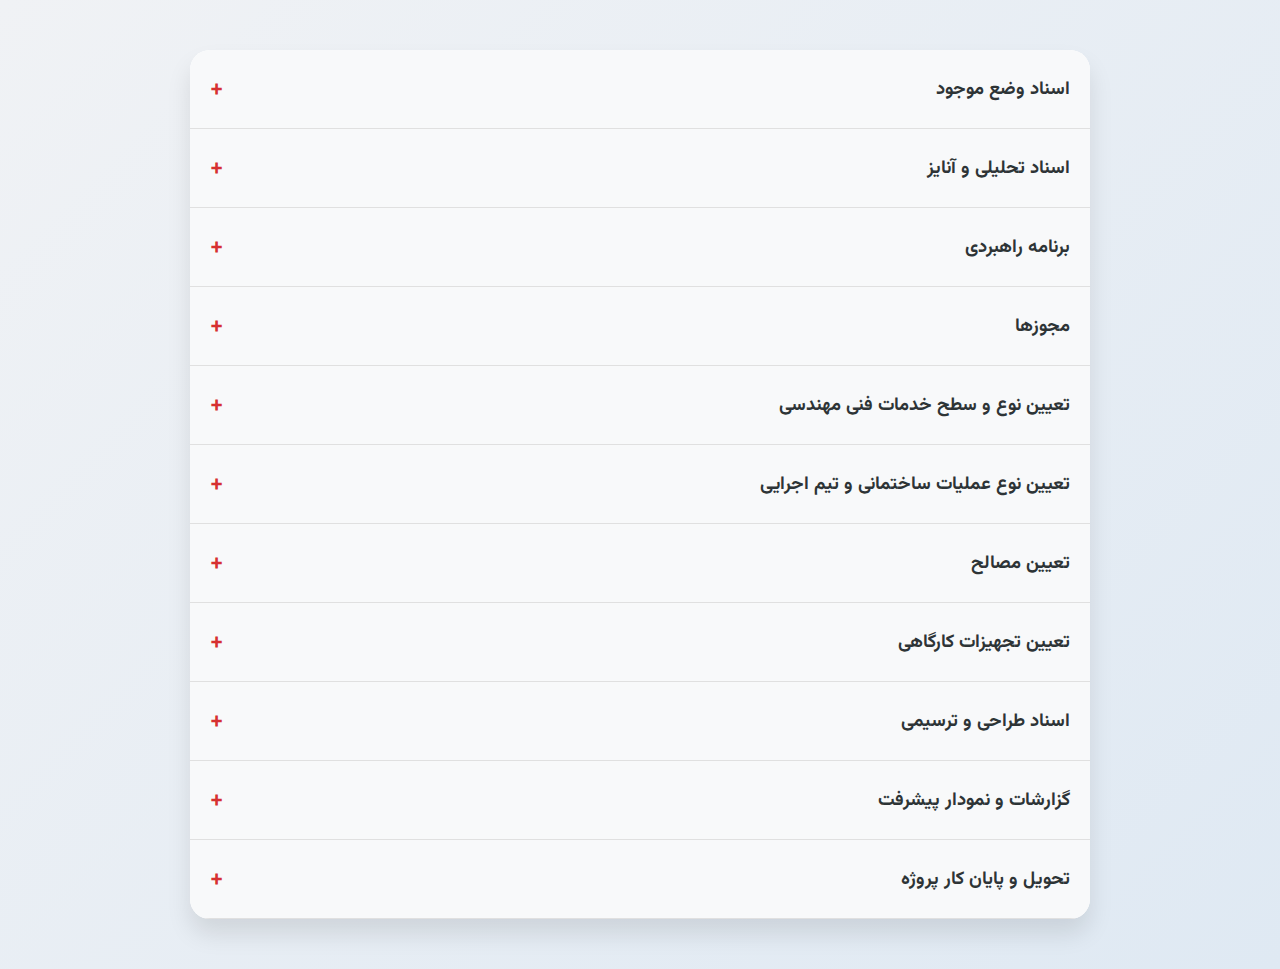
<file: p1/3/index.html>
<!DOCTYPE html>
<html lang="fa">
<head>
  <meta charset="UTF-8" />
  <meta name="viewport" content="width=device-width, initial-scale=1.0"/>
  <title>webPZ_services</title>
 <link rel="stylesheet" href="file/styles.css">
</head>
<body>



<div class="accordion-container">
 <div class="accordion-item">
  <div class="accordion-header">
    اسناد وضع موجود
    <span class="plus-minus">+</span>
  </div>
  <div class="accordion-content">
    <p>🎓 <strong>بررسی وضعیت فعلی ساختمان</strong> ساختمان نیمه کاره در تراکم 4 طبقه  کاربری مسکونی</p>

    <ul>
      <li>📏 آنالیز سازه</li>
      <li>🏗️ آنالیز تاسیسات لوله کشی آب و گاز:
        <ul style="margin-top: 5px; list-style-type: circle;">
          <li>آنالیز تاسیسات برق</li>
          <li>آنالیز تاسیسات گرمایشی و سرمایشی</li>
          <li>آنالیز وضعیت مصالح فینیشینگ</li>
          <li>آنالیز وضعیت نور</li>
          <li>آنالیز وضعیت آکوستیک</li>
          <li>آنالیز وضعیت مجاورت ها</li>
        </ul>
      </li>
    
    </ul>
  </div>
</div>
<div class="accordion-item">
  <div class="accordion-header">
    اسناد تحلیلی و آنایز
    <span class="plus-minus">+</span>
  </div>
  <div class="accordion-content">
    <p>🎓 <strong>بررسی وضعیت فعلی ساختمان</strong> ساختمان نیمه کاره در تراکم 4 طبقه  کاربری مسکونی</p>

    <ul>
      <li>📏 آنالیز سازه</li>
      <li>🏗️ آنالیز تاسیسات لوله کشی آب و گاز:
        <ul style="margin-top: 5px; list-style-type: circle;">
          <li>آنالیز تاسیسات برق</li>
          <li>آنالیز تاسیسات گرمایشی و سرمایشی</li>
          <li>آنالیز وضعیت مصالح فینیشینگ</li>
          <li>آنالیز وضعیت نور</li>
          <li>آنالیز وضعیت آکوستیک</li>
          <li>آنالیز وضعیت مجاورت ها</li>
        </ul>
      </li>
    
    </ul>
  </div>
</div>
 <div class="accordion-item">
  <div class="accordion-header">
    برنامه راهبردی
    <span class="plus-minus">+</span>
  </div>
  <div class="accordion-content">
    <p>🎓 <strong>بررسی وضعیت فعلی ساختمان</strong> ساختمان نیمه کاره در تراکم 4 طبقه  کاربری مسکونی</p>

    <ul>
      <li>📏 آنالیز سازه</li>
      <li>🏗️ آنالیز تاسیسات لوله کشی آب و گاز:
        <ul style="margin-top: 5px; list-style-type: circle;">
          <li>آنالیز تاسیسات برق</li>
          <li>آنالیز تاسیسات گرمایشی و سرمایشی</li>
          <li>آنالیز وضعیت مصالح فینیشینگ</li>
          <li>آنالیز وضعیت نور</li>
          <li>آنالیز وضعیت آکوستیک</li>
          <li>آنالیز وضعیت مجاورت ها</li>
        </ul>
      </li>
    
    </ul>
  </div>
</div>
<div class="accordion-item">
  <div class="accordion-header">
    مجوزها
    <span class="plus-minus">+</span>
  </div>
  <div class="accordion-content">
    <p>🎓 <strong>بررسی وضعیت فعلی ساختمان</strong> ساختمان نیمه کاره در تراکم 4 طبقه  کاربری مسکونی</p>

    <ul>
      <li>📏 آنالیز سازه</li>
      <li>🏗️ آنالیز تاسیسات لوله کشی آب و گاز:
        <ul style="margin-top: 5px; list-style-type: circle;">
          <li>آنالیز تاسیسات برق</li>
          <li>آنالیز تاسیسات گرمایشی و سرمایشی</li>
          <li>آنالیز وضعیت مصالح فینیشینگ</li>
          <li>آنالیز وضعیت نور</li>
          <li>آنالیز وضعیت آکوستیک</li>
          <li>آنالیز وضعیت مجاورت ها</li>
        </ul>
      </li>
    
    </ul>
  </div>
</div>
<div class="accordion-item">
  <div class="accordion-header">
    تعیین نوع و سطح خدمات فنی مهندسی
    <span class="plus-minus">+</span>
  </div>
  <div class="accordion-content">
    <p>🎓 <strong>بررسی وضعیت فعلی ساختمان</strong> ساختمان نیمه کاره در تراکم 4 طبقه  کاربری مسکونی</p>

    <ul>
      <li>📏 آنالیز سازه</li>
      <li>🏗️ آنالیز تاسیسات لوله کشی آب و گاز:
        <ul style="margin-top: 5px; list-style-type: circle;">
          <li>آنالیز تاسیسات برق</li>
          <li>آنالیز تاسیسات گرمایشی و سرمایشی</li>
          <li>آنالیز وضعیت مصالح فینیشینگ</li>
          <li>آنالیز وضعیت نور</li>
          <li>آنالیز وضعیت آکوستیک</li>
          <li>آنالیز وضعیت مجاورت ها</li>
        </ul>
      </li>
    
    </ul>
  </div>
</div>
<div class="accordion-item">
  <div class="accordion-header">
    تعیین نوع عملیات ساختمانی و تیم اجرایی
    <span class="plus-minus">+</span>
  </div>
  <div class="accordion-content">
    <p>🎓 <strong>بررسی وضعیت فعلی ساختمان</strong> ساختمان نیمه کاره در تراکم 4 طبقه  کاربری مسکونی</p>

    <ul>
      <li>📏 آنالیز سازه</li>
      <li>🏗️ آنالیز تاسیسات لوله کشی آب و گاز:
        <ul style="margin-top: 5px; list-style-type: circle;">
          <li>آنالیز تاسیسات برق</li>
          <li>آنالیز تاسیسات گرمایشی و سرمایشی</li>
          <li>آنالیز وضعیت مصالح فینیشینگ</li>
          <li>آنالیز وضعیت نور</li>
          <li>آنالیز وضعیت آکوستیک</li>
          <li>آنالیز وضعیت مجاورت ها</li>
        </ul>
      </li>
    
    </ul>
  </div>
</div>

<div class="accordion-item">
  <div class="accordion-header">
    تعیین مصالح
    <span class="plus-minus">+</span>
  </div>
  <div class="accordion-content">
    <p>🎓 <strong>بررسی وضعیت فعلی ساختمان</strong> ساختمان نیمه کاره در تراکم 4 طبقه  کاربری مسکونی</p>

    <ul>
      <li>📏 آنالیز سازه</li>
      <li>🏗️ آنالیز تاسیسات لوله کشی آب و گاز:
        <ul style="margin-top: 5px; list-style-type: circle;">
          <li>آنالیز تاسیسات برق</li>
          <li>آنالیز تاسیسات گرمایشی و سرمایشی</li>
          <li>آنالیز وضعیت مصالح فینیشینگ</li>
          <li>آنالیز وضعیت نور</li>
          <li>آنالیز وضعیت آکوستیک</li>
          <li>آنالیز وضعیت مجاورت ها</li>
        </ul>
      </li>
    
    </ul>
  </div>
</div>
<div class="accordion-item">
  <div class="accordion-header">
    تعیین تجهیزات کارگاهی
    <span class="plus-minus">+</span>
  </div>
  <div class="accordion-content">
    <p>🎓 <strong>بررسی وضعیت فعلی ساختمان</strong> ساختمان نیمه کاره در تراکم 4 طبقه  کاربری مسکونی</p>

    <ul>
      <li>📏 آنالیز سازه</li>
      <li>🏗️ آنالیز تاسیسات لوله کشی آب و گاز:
        <ul style="margin-top: 5px; list-style-type: circle;">
          <li>آنالیز تاسیسات برق</li>
          <li>آنالیز تاسیسات گرمایشی و سرمایشی</li>
          <li>آنالیز وضعیت مصالح فینیشینگ</li>
          <li>آنالیز وضعیت نور</li>
          <li>آنالیز وضعیت آکوستیک</li>
          <li>آنالیز وضعیت مجاورت ها</li>
        </ul>
      </li>
    
    </ul>
  </div>
</div>
<div class="accordion-item">
  <div class="accordion-header">
    اسناد طراحی و ترسیمی
    <span class="plus-minus">+</span>
  </div>
  <div class="accordion-content">
    <p>🎓 <strong>بررسی وضعیت فعلی ساختمان</strong> ساختمان نیمه کاره در تراکم 4 طبقه  کاربری مسکونی</p>

    <ul>
      <li>📏 آنالیز سازه</li>
      <li>🏗️ آنالیز تاسیسات لوله کشی آب و گاز:
        <ul style="margin-top: 5px; list-style-type: circle;">
          <li>آنالیز تاسیسات برق</li>
          <li>آنالیز تاسیسات گرمایشی و سرمایشی</li>
          <li>آنالیز وضعیت مصالح فینیشینگ</li>
          <li>آنالیز وضعیت نور</li>
          <li>آنالیز وضعیت آکوستیک</li>
          <li>آنالیز وضعیت مجاورت ها</li>
        </ul>
      </li>
    
    </ul>
  </div>
</div>
<div class="accordion-item">
  <div class="accordion-header">
   گزارشات و نمودار پیشرفت
    <span class="plus-minus">+</span>
  </div>
  <div class="accordion-content">
    <p>🎓 <strong>بررسی وضعیت فعلی ساختمان</strong> ساختمان نیمه کاره در تراکم 4 طبقه  کاربری مسکونی</p>

    <ul>
      <li>📏 آنالیز سازه</li>
      <li>🏗️ آنالیز تاسیسات لوله کشی آب و گاز:
        <ul style="margin-top: 5px; list-style-type: circle;">
          <li>آنالیز تاسیسات برق</li>
          <li>آنالیز تاسیسات گرمایشی و سرمایشی</li>
          <li>آنالیز وضعیت مصالح فینیشینگ</li>
          <li>آنالیز وضعیت نور</li>
          <li>آنالیز وضعیت آکوستیک</li>
          <li>آنالیز وضعیت مجاورت ها</li>
        </ul>
      </li>
    
    </ul>
  </div>
</div>
<div class="accordion-item">
  <div class="accordion-header">
  تحویل و پایان کار پروژه
    <span class="plus-minus">+</span>
  </div>
  <div class="accordion-content">
    <p>🎓 <strong>بررسی وضعیت فعلی ساختمان</strong> ساختمان نیمه کاره در تراکم 4 طبقه  کاربری مسکونی</p>

    <ul>
      <li>📏 آنالیز سازه</li>
      <li>🏗️ آنالیز تاسیسات لوله کشی آب و گاز:
        <ul style="margin-top: 5px; list-style-type: circle;">
          <li>آنالیز تاسیسات برق</li>
          <li>آنالیز تاسیسات گرمایشی و سرمایشی</li>
          <li>آنالیز وضعیت مصالح فینیشینگ</li>
          <li>آنالیز وضعیت نور</li>
          <li>آنالیز وضعیت آکوستیک</li>
          <li>آنالیز وضعیت مجاورت ها</li>
        </ul>
      </li>
    
    </ul>
  </div>
</div>
</div>


 

  
 




	 
    


<script>
  const items = document.querySelectorAll(".accordion-item");

  items.forEach(item => {
    const header = item.querySelector(".accordion-header");
    header.addEventListener("click", () => {
      const openItem = document.querySelector(".accordion-item.active");
      if (openItem && openItem !== item) {
        openItem.classList.remove("active");
      }
      item.classList.toggle("active");
    });
  });
</script>

</body>
</html>
</file>
<file: p1/3/file/styles.css>
@import url('https://fonts.googleapis.com/css2?family=Vazirmatn:wght@400;700&display=swap');

* {
  box-sizing: border-box;
  margin: 0;
  padding: 0;
}

body {
  font-family: 'Vazirmatn', Tahoma, sans-serif;
  background: linear-gradient(135deg, #f0f2f5, #dfe9f3);
  direction: rtl;
  display: flex;
  flex-direction: column;
  min-height: 100vh;
  overflow-x: hidden;
  color: #333;
}

.accordion-container {
  width: 90%;
  max-width: 900px;
  margin: 50px auto;
  background: #ffffff;
  border-radius: 20px;
  box-shadow: 0 15px 25px rgba(0, 0, 0, 0.1);
  overflow: hidden;
}

.accordion-item {
  border-bottom: 1px solid #e0e0e0;
  transition: all 0.3s ease;
}

.accordion-header {
  background: #f8f9fa;
  padding: 20px;
  cursor: pointer;
  font-weight: bold;
  font-size: 1.15rem;
  display: flex;
  justify-content: space-between;
  align-items: center;
  color: #2d3436;
  transition: background 0.3s ease, color 0.3s ease;
}

.accordion-header:hover {
  background: #e9f0ff;
  color: #2d3436;
}

.accordion-header i {
  font-size: 24px;
  margin-right: 10px;
  transition: color 0.3s ease;
}

/* استایل برای آیکون‌ها */
.autocad-icon {
  color: #ff0000; /* رنگ قرمز برای اتوکد */
}

.max-icon {
  color: #007bff; /* رنگ آبی برای تریدی مکس */
}

.accordion-header span,
.accordion-header strong {
  color: #d63031;
}

.plus-minus {
  font-size: 24px;
  color: #4b7bec;
  transition: transform 0.3s ease, color 0.3s ease;
}

.accordion-item.active .plus-minus {
  transform: rotate(45deg);
  color: #e84393;
}

.accordion-content {
  max-height: 0;
  overflow: hidden;
  background: #fdfdfd;
  padding: 0 20px;
  opacity: 0;
  transform: translateY(-10px);
  transition: max-height 0.5s ease, padding 0.4s ease, opacity 0.5s ease, transform 0.5s ease;
}

.accordion-item.active .accordion-content {
  max-height: none; /* ✅ برداشتن محدودیت ارتفاع */
  padding: 20px;
  opacity: 1;
  transform: translateY(0);
}

}

.accordion-content::-webkit-scrollbar {
  width: 8px;
}

.accordion-content::-webkit-scrollbar-thumb {
  background: #bbb;
  border-radius: 8px;
}

.accordion-content p {
  animation: slideIn 0.6s ease forwards;
}

@keyframes slideIn {
  from {
    opacity: 0;
    transform: translateX(50px);
  }
  to {
    opacity: 1;
    transform: translateX(0);
  }
}

.iframe-container {
  position: relative;
  width: 100%;
  aspect-ratio: 16 / 9;
  overflow: hidden;
  border-radius: 16px;
  margin-top: 15px;
  box-shadow: 0 10px 20px rgba(0, 0, 0, 0.15);
}

.iframe-content {
  position: absolute;
  top: 0;
  left: 0;
  width: 100%;
  height: 100%;
  border: none;
  border-radius: 12px;
}

@media (max-width: 768px) {
  .accordion-container {
    width: 95%;
  }

  .accordion-header {
    font-size: 1rem;
    padding: 16px;
  }
}

@media (max-width: 480px) {
  .accordion-header {
    font-size: 0.95rem;
    padding: 14px;
  }

  .accordion-content {
    font-size: 0.9rem;
    padding: 15px;
  }

  .iframe-container {
    aspect-ratio: 4 / 3;
  }
}
.btn-link {
    display: inline-block;
    background-color: #007bff;
    color: #fff;
    padding: 6px 12px;
    border-radius: 5px;
    text-decoration: none;
    font-size: 14px;
    transition: background-color 0.3s ease;
  }

  .btn-link:hover {
    background-color: #0056b3;
  }
</file>
